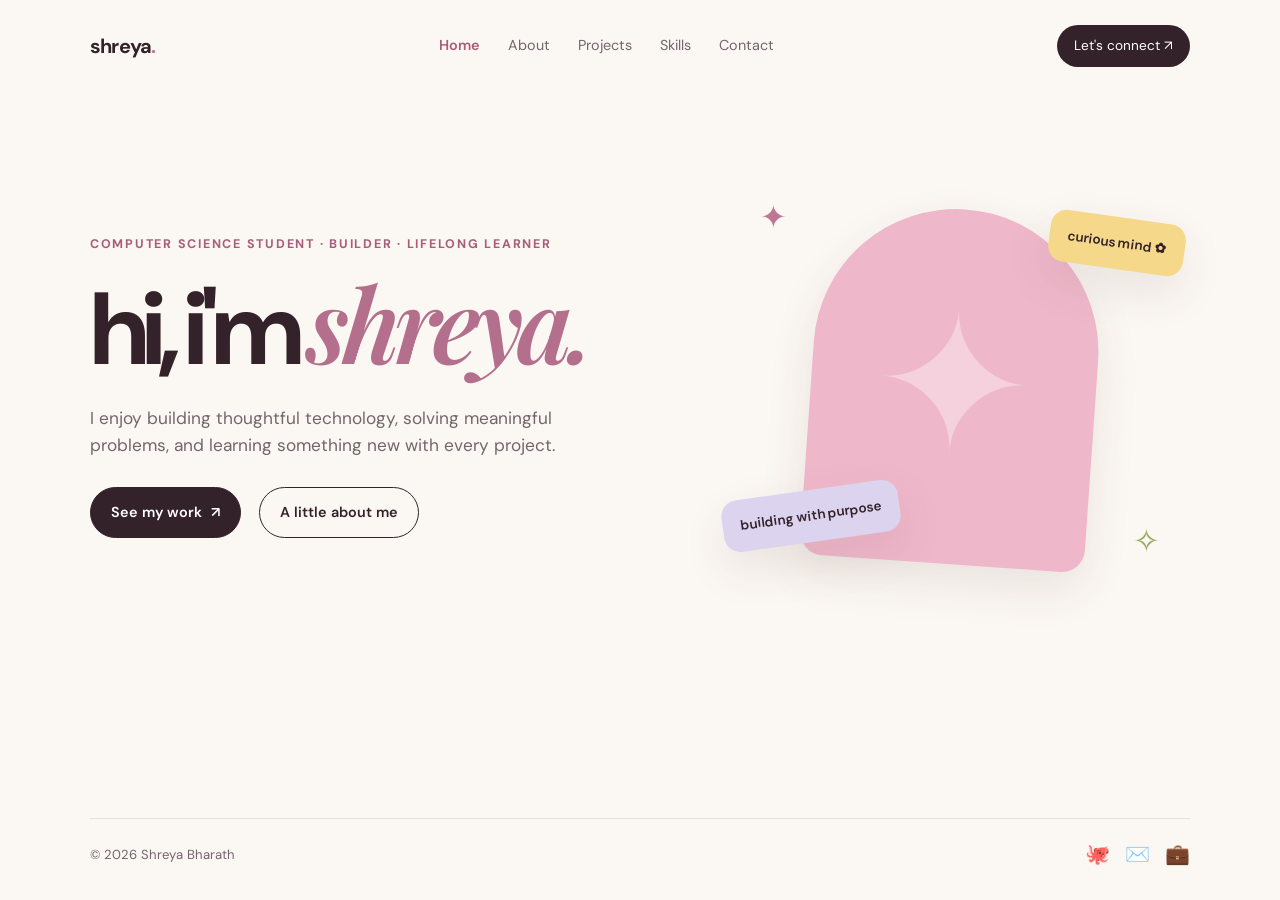
<file: index.html>
<!DOCTYPE html>
<html lang="en">
<head>
<meta charset="UTF-8" />
<meta name="viewport" content="width=device-width, initial-scale=1.0" />
<meta name="description" content="Shreya Bharath's software engineering portfolio." />
<title>Shreya Bharath | Software Engineer</title>
<link rel="stylesheet" href="style.css" />
</head>
<body>
<header class="container">
<nav>
<a class="logo" href="index.html">shreya<span>.</span></a>
<div class="nav-links">
<a href="index.html" class="active">Home</a>
<a href="about.html">About</a>
<a href="projects.html">Projects</a>
<a href="skills.html">Skills</a>
<a href="contact.html">Contact</a>
</div>
<a class="nav-cta" href="contact.html">Let's connect ↗</a>
</nav>
</header>
<main>
<section class="container hero">
<div>
<p class="eyebrow">Computer science student · builder · lifelong learner</p>
<h1>Hi, I'm <em>Shreya.</em></h1>
<p class="hero-copy">I enjoy building thoughtful technology, solving meaningful problems, and learning something new with every project.</p>
<div class="hero-actions">
<a class="button primary" href="projects.html">See my work <span>↗</span></a>
<a class="button" href="about.html">A little about me</a>
</div>
</div>
<div class="hero-art">
<div class="sparkle sparkle-one">✦</div>
<div class="portrait-card"></div>
<div class="art-note note-one">curious mind ✿</div>
<div class="art-note note-two">building with purpose</div>
<div class="sparkle sparkle-two">✧</div>
</div>
</section>
</main>
<footer class="container">
<span>© 2026 Shreya Bharath</span>
<div class="socials">
<a href="https://github.com/shreyabharath27" target="_blank" rel="noreferrer" aria-label="GitHub" title="GitHub">🐙</a>
<a href="mailto:sbharath6825@sdsu.edu" aria-label="Email" title="Email">✉️</a>
<a href="https://www.linkedin.com/in/shreyabharath/" target="_blank" rel="noreferrer" aria-label="LinkedIn" title="LinkedIn">💼</a>
</div>
</footer>
</body>
</html>
</file>
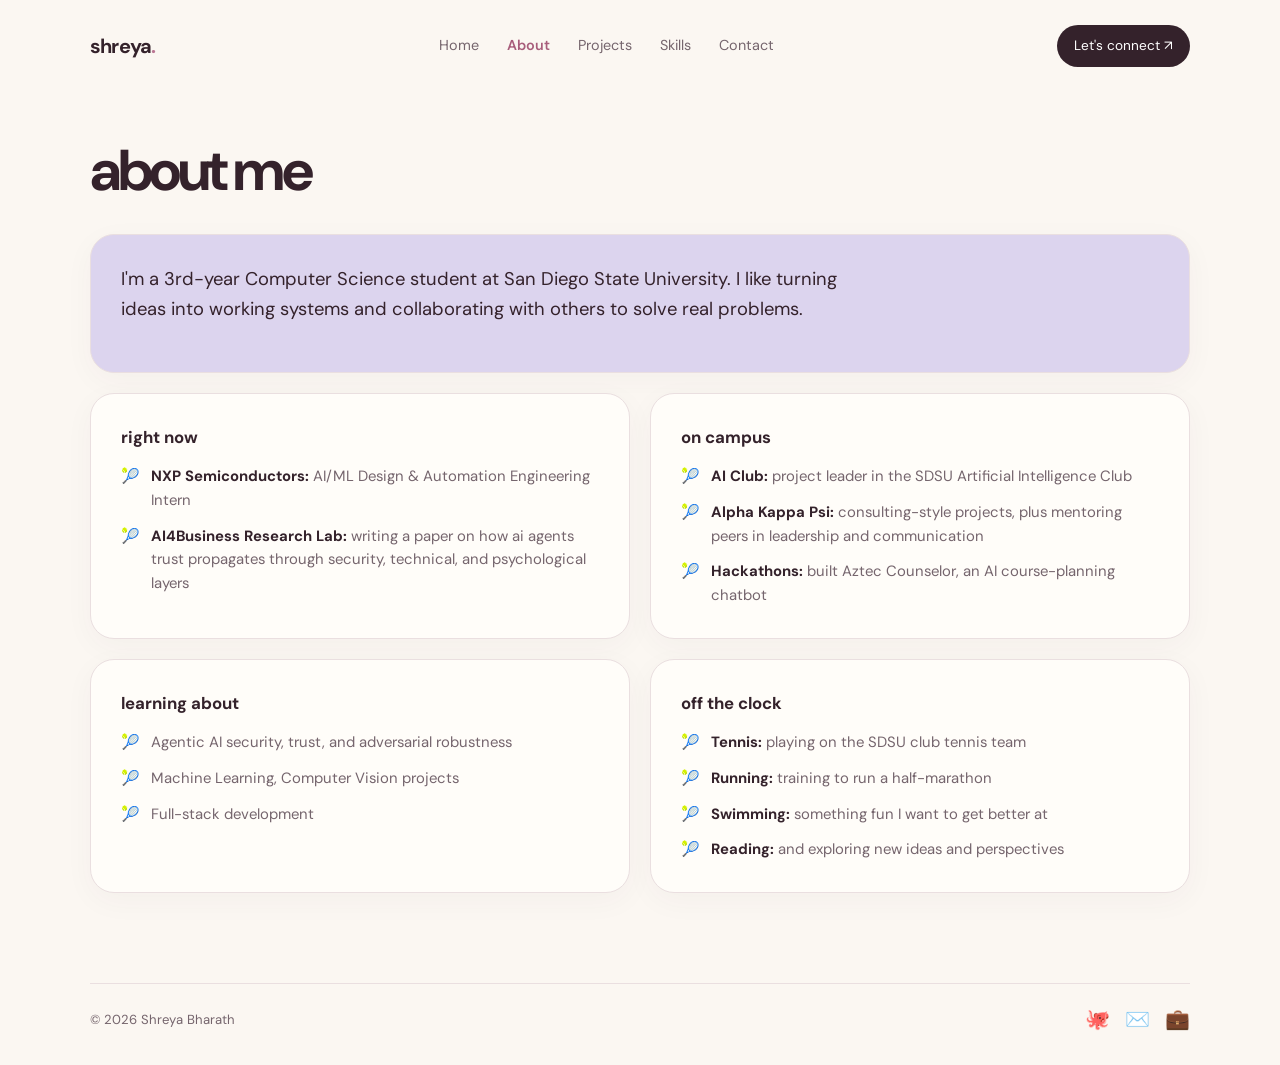
<file: about.html>
<!DOCTYPE html>
<html lang="en">
<head>
<meta charset="UTF-8" />
<meta name="viewport" content="width=device-width, initial-scale=1.0" />
<meta name="description" content="About Shreya Bharath, a Computer Science student at San Diego State University." />
<title>About | Shreya Bharath</title>
<link rel="stylesheet" href="style.css" />
</head>
<body>
<header class="container">
<nav>
<a class="logo" href="index.html">shreya<span>.</span></a>
<div class="nav-links">
<a href="index.html">Home</a>
<a href="about.html" class="active">About</a>
<a href="projects.html">Projects</a>
<a href="skills.html">Skills</a>
<a href="contact.html">Contact</a>
</div>
<a class="nav-cta" href="contact.html">Let's connect ↗</a>
</nav>
</header>
<main>
<section class="container page">
<div class="section-heading"><h1>about me</h1></div>
<div class="card about-card intro">
<p>I'm a 3rd-year Computer Science student at San Diego State University. I like turning ideas into working systems and collaborating with others to solve real problems.</p>
</div>
<div class="about-grid">
<div class="card"><h3>right now</h3>
<ul class="balls">
<li><strong>NXP Semiconductors:</strong> AI/ML Design &amp; Automation Engineering Intern</li>
<li><strong>AI4Business Research Lab:</strong> writing a paper on how ai agents trust propagates through security, technical, and psychological layers</li>
</ul>
</div>
<div class="card"><h3>on campus</h3>
<ul class="balls">
<li><strong>AI Club:</strong> project leader in the SDSU Artificial Intelligence Club</li>
<li><strong>Alpha Kappa Psi:</strong> consulting-style projects, plus mentoring peers in leadership and communication</li>
<li><strong>Hackathons:</strong> built Aztec Counselor, an AI course-planning chatbot</li>
</ul>
</div>
<div class="card"><h3>learning about</h3>
<ul class="balls">
<li>Agentic AI security, trust, and adversarial robustness</li>
<li>Machine Learning, Computer Vision projects</li>
<li>Full-stack development</li>
</ul>
</div>
<div class="card"><h3>off the clock</h3>
<ul class="balls">
<li><strong>Tennis:</strong> playing on the SDSU club tennis team</li>
<li><strong>Running:</strong> training to run a half-marathon</li>
<li><strong>Swimming:</strong> something fun I want to get better at</li>
<li><strong>Reading:</strong> and exploring new ideas and perspectives</li>
</ul>
</div>
</div>
</section>
</main>
<footer class="container">
<span>© 2026 Shreya Bharath</span>
<div class="socials">
<a href="https://github.com/shreyabharath27" target="_blank" rel="noreferrer" aria-label="GitHub" title="GitHub">🐙</a>
<a href="mailto:sbharath6825@sdsu.edu" aria-label="Email" title="Email">✉️</a>
<a href="https://www.linkedin.com/in/shreyabharath/" target="_blank" rel="noreferrer" aria-label="LinkedIn" title="LinkedIn">💼</a>
</div>
</footer>
</body>
</html>
</file>
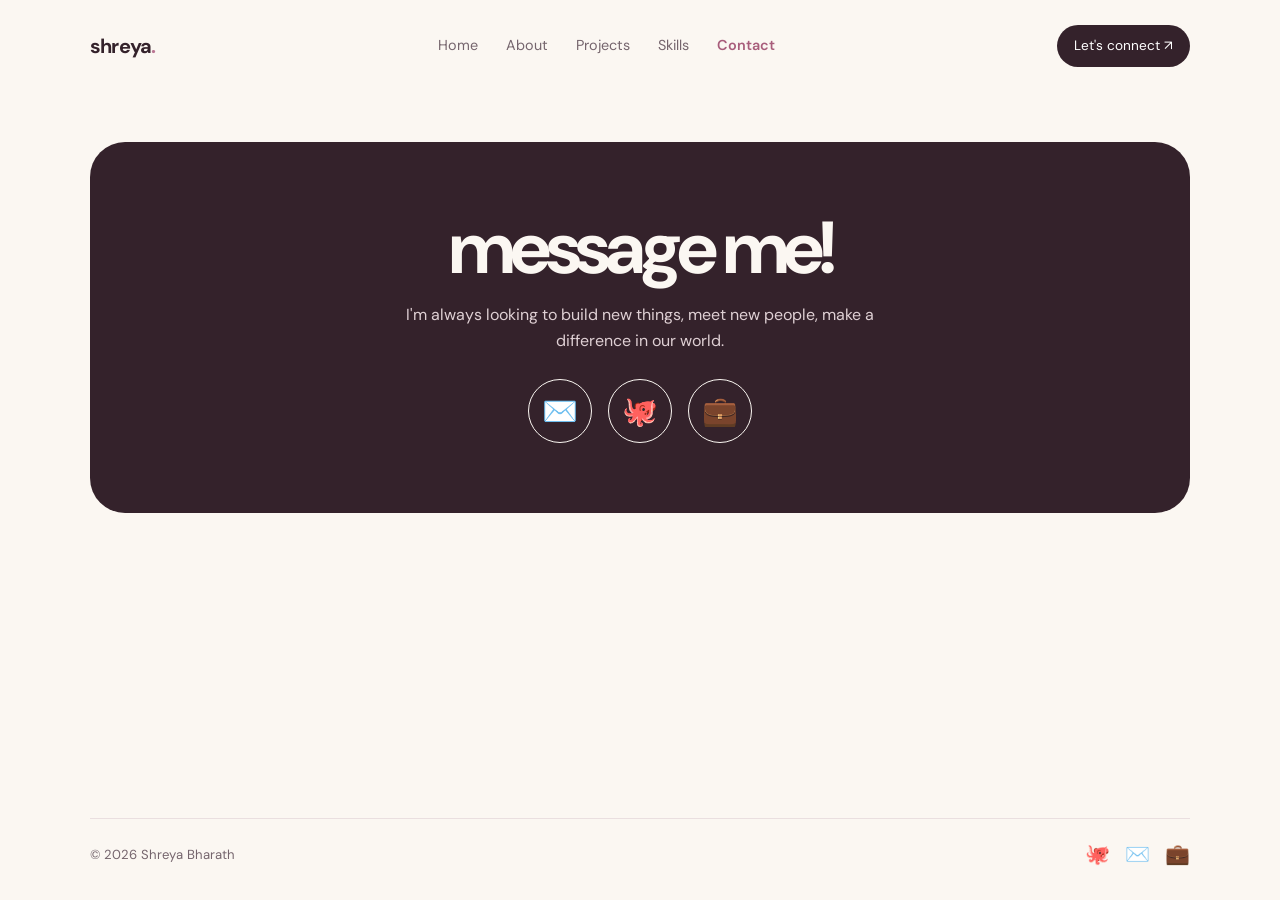
<file: contact.html>
<!DOCTYPE html>
<html lang="en">
<head>
<meta charset="UTF-8" />
<meta name="viewport" content="width=device-width, initial-scale=1.0" />
<meta name="description" content="Get in touch with Shreya Bharath." />
<title>Contact | Shreya Bharath</title>
<link rel="stylesheet" href="style.css" />
</head>
<body>
<header class="container">
<nav>
<a class="logo" href="index.html">shreya<span>.</span></a>
<div class="nav-links">
<a href="index.html">Home</a>
<a href="about.html">About</a>
<a href="projects.html">Projects</a>
<a href="skills.html">Skills</a>
<a href="contact.html" class="active">Contact</a>
</div>
<a class="nav-cta" href="contact.html">Let's connect ↗</a>
</nav>
</header>
<main>
<section class="container page">
<div class="contact">
<h1>message me!</h1>
<p>I'm always looking to build new things, meet new people, make a difference in our world.</p>
<div class="emoji-links">
<a href="mailto:sbharath6825@sdsu.edu" aria-label="Email" title="Email">✉️</a>
<a href="https://github.com/shreyabharath27" target="_blank" rel="noreferrer" aria-label="GitHub" title="GitHub">🐙</a>
<a href="https://www.linkedin.com/in/shreyabharath/" target="_blank" rel="noreferrer" aria-label="LinkedIn" title="LinkedIn">💼</a>
</div>
</div>
</section>
</main>
<footer class="container">
<span>© 2026 Shreya Bharath</span>
<div class="socials">
<a href="https://github.com/shreyabharath27" target="_blank" rel="noreferrer" aria-label="GitHub" title="GitHub">🐙</a>
<a href="mailto:sbharath6825@sdsu.edu" aria-label="Email" title="Email">✉️</a>
<a href="https://www.linkedin.com/in/shreyabharath/" target="_blank" rel="noreferrer" aria-label="LinkedIn" title="LinkedIn">💼</a>
</div>
</footer>
</body>
</html>
</file>
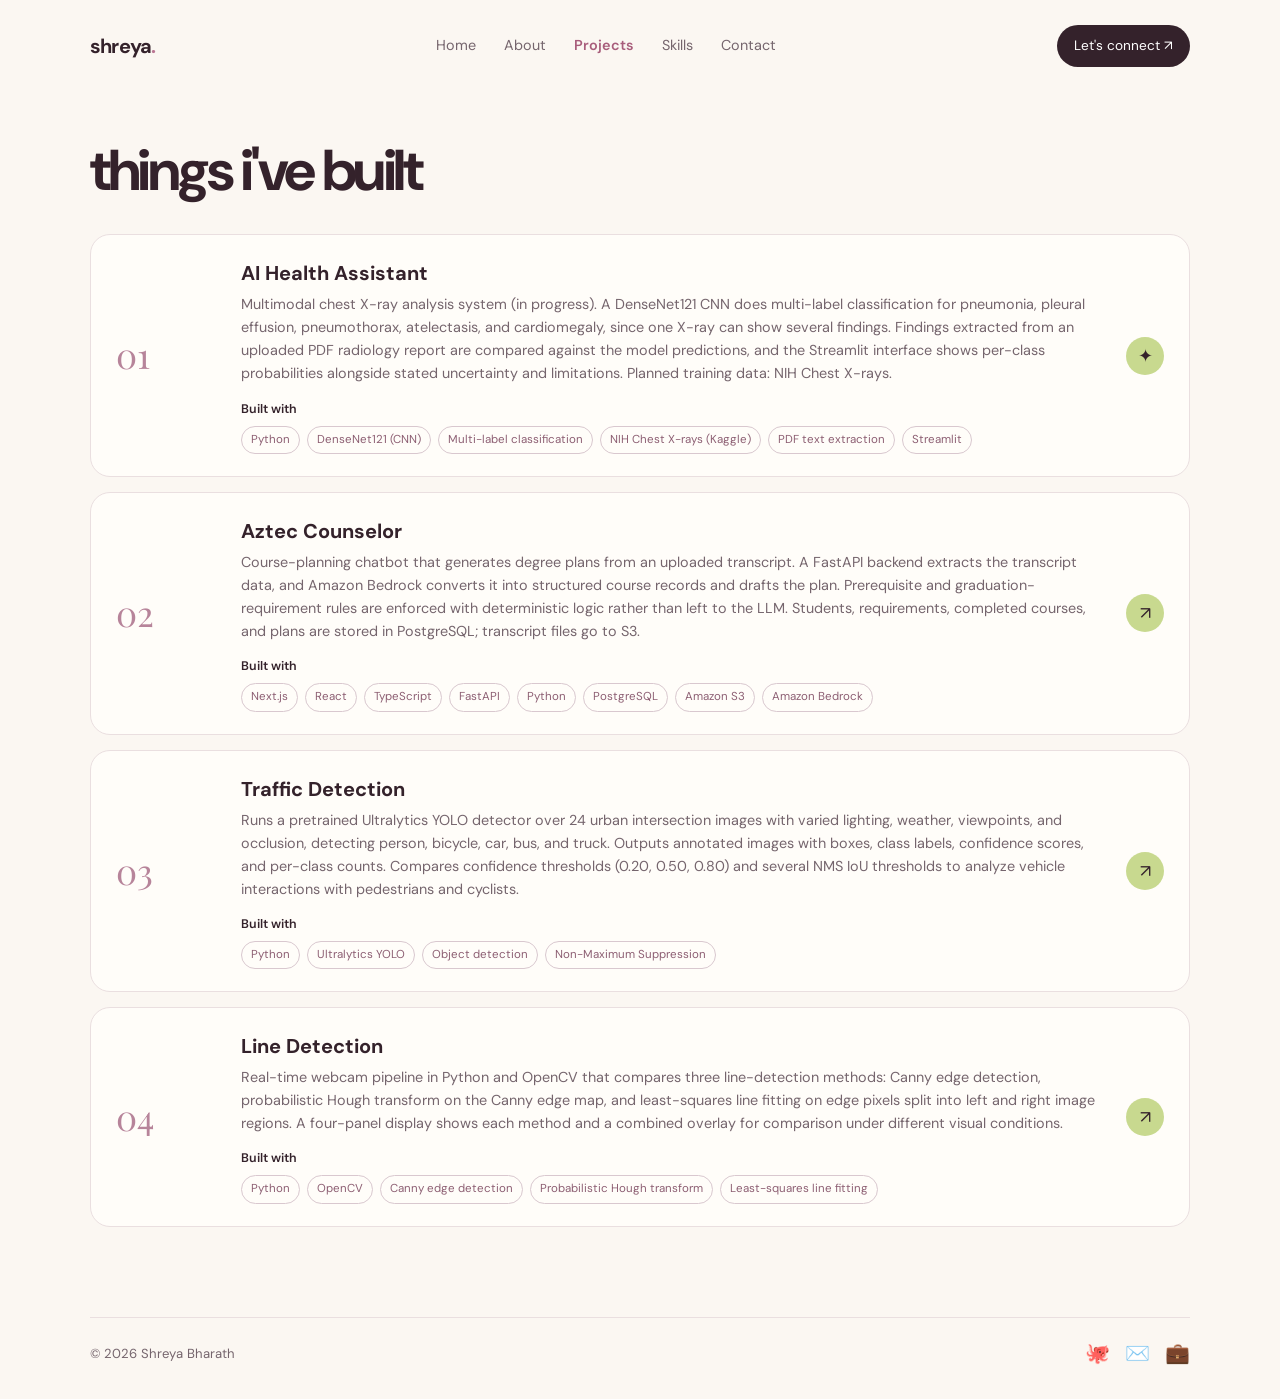
<file: projects.html>
<!DOCTYPE html>
<html lang="en">
<head>
<meta charset="UTF-8" />
<meta name="viewport" content="width=device-width, initial-scale=1.0" />
<meta name="description" content="Selected projects by Shreya Bharath." />
<title>Projects | Shreya Bharath</title>
<link rel="stylesheet" href="style.css" />
</head>
<body>
<header class="container">
<nav>
<a class="logo" href="index.html">shreya<span>.</span></a>
<div class="nav-links">
<a href="index.html">Home</a>
<a href="about.html">About</a>
<a href="projects.html" class="active">Projects</a>
<a href="skills.html">Skills</a>
<a href="contact.html">Contact</a>
</div>
<a class="nav-cta" href="contact.html">Let's connect ↗</a>
</nav>
</header>
<main>
<section class="container page">
<div class="section-heading">
<h1>things i've built</h1>
</div>
<div class="project-list">
<article class="project">
<div class="project-number">01</div>
<div><h3>AI Health Assistant</h3>
<p>Multimodal chest X-ray analysis system (in progress). A DenseNet121 CNN does multi-label classification for pneumonia, pleural effusion, pneumothorax, atelectasis, and cardiomegaly, since one X-ray can show several findings. Findings extracted from an uploaded PDF radiology report are compared against the model predictions, and the Streamlit interface shows per-class probabilities alongside stated uncertainty and limitations. Planned training data: NIH Chest X-rays.</p>
<p class="built-with">Built with</p>
<div class="tags"><span class="tag">Python</span><span class="tag">DenseNet121 (CNN)</span><span class="tag">Multi-label classification</span><span class="tag">NIH Chest X-rays (Kaggle)</span><span class="tag">PDF text extraction</span><span class="tag">Streamlit</span></div></div>
<div class="arrow" title="Repository coming soon">✦</div>
</article>
<a class="project" href="https://github.com/shreyabharath27/AztecCounselor" target="_blank" rel="noreferrer">
<div class="project-number">02</div>
<div><h3>Aztec Counselor</h3>
<p>Course-planning chatbot that generates degree plans from an uploaded transcript. A FastAPI backend extracts the transcript data, and Amazon Bedrock converts it into structured course records and drafts the plan. Prerequisite and graduation-requirement rules are enforced with deterministic logic rather than left to the LLM. Students, requirements, completed courses, and plans are stored in PostgreSQL; transcript files go to S3.</p>
<p class="built-with">Built with</p>
<div class="tags"><span class="tag">Next.js</span><span class="tag">React</span><span class="tag">TypeScript</span><span class="tag">FastAPI</span><span class="tag">Python</span><span class="tag">PostgreSQL</span><span class="tag">Amazon S3</span><span class="tag">Amazon Bedrock</span></div></div>
<div class="arrow">↗</div>
</a>
<a class="project" href="https://github.com/shreyabharath27/TrafficDetection" target="_blank" rel="noreferrer">
<div class="project-number">03</div>
<div><h3>Traffic Detection</h3>
<p>Runs a pretrained Ultralytics YOLO detector over 24 urban intersection images with varied lighting, weather, viewpoints, and occlusion, detecting person, bicycle, car, bus, and truck. Outputs annotated images with boxes, class labels, confidence scores, and per-class counts. Compares confidence thresholds (0.20, 0.50, 0.80) and several NMS IoU thresholds to analyze vehicle interactions with pedestrians and cyclists.</p>
<p class="built-with">Built with</p>
<div class="tags"><span class="tag">Python</span><span class="tag">Ultralytics YOLO</span><span class="tag">Object detection</span><span class="tag">Non-Maximum Suppression</span></div></div>
<div class="arrow">↗</div>
</a>
<a class="project" href="https://github.com/shreyabharath27/LineDetection" target="_blank" rel="noreferrer">
<div class="project-number">04</div>
<div><h3>Line Detection</h3>
<p>Real-time webcam pipeline in Python and OpenCV that compares three line-detection methods: Canny edge detection, probabilistic Hough transform on the Canny edge map, and least-squares line fitting on edge pixels split into left and right image regions. A four-panel display shows each method and a combined overlay for comparison under different visual conditions.</p>
<p class="built-with">Built with</p>
<div class="tags"><span class="tag">Python</span><span class="tag">OpenCV</span><span class="tag">Canny edge detection</span><span class="tag">Probabilistic Hough transform</span><span class="tag">Least-squares line fitting</span></div></div>
<div class="arrow">↗</div>
</a>
</div>
</section>
</main>
<footer class="container">
<span>© 2026 Shreya Bharath</span>
<div class="socials">
<a href="https://github.com/shreyabharath27" target="_blank" rel="noreferrer" aria-label="GitHub" title="GitHub">🐙</a>
<a href="mailto:sbharath6825@sdsu.edu" aria-label="Email" title="Email">✉️</a>
<a href="https://www.linkedin.com/in/shreyabharath/" target="_blank" rel="noreferrer" aria-label="LinkedIn" title="LinkedIn">💼</a>
</div>
</footer>
</body>
</html>
</file>
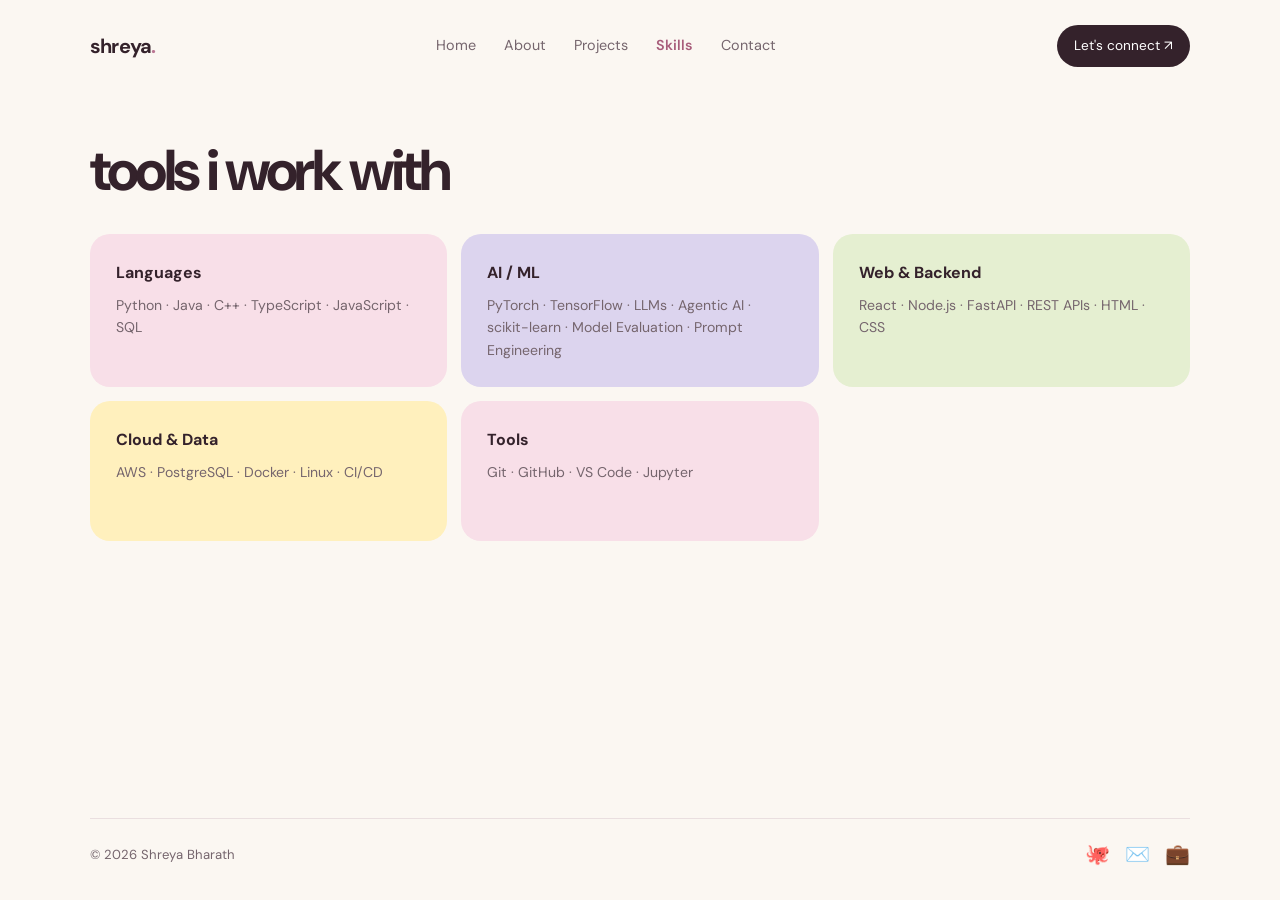
<file: skills.html>
<!DOCTYPE html>
<html lang="en">
<head>
<meta charset="UTF-8" />
<meta name="viewport" content="width=device-width, initial-scale=1.0" />
<meta name="description" content="Languages, frameworks, and tools Shreya Bharath works with." />
<title>Skills | Shreya Bharath</title>
<link rel="stylesheet" href="style.css" />
</head>
<body>
<header class="container">
<nav>
<a class="logo" href="index.html">shreya<span>.</span></a>
<div class="nav-links">
<a href="index.html">Home</a>
<a href="about.html">About</a>
<a href="projects.html">Projects</a>
<a href="skills.html" class="active">Skills</a>
<a href="contact.html">Contact</a>
</div>
<a class="nav-cta" href="contact.html">Let's connect ↗</a>
</nav>
</header>
<main>
<section class="container page">
<div class="section-heading">
<h1>Tools I work with</h1>
</div>
<div class="skills-grid">
<div class="skill"><h3>Languages</h3><p>Python · Java · C++ · TypeScript · JavaScript · SQL</p></div>
<div class="skill"><h3>AI / ML</h3><p>PyTorch · TensorFlow · LLMs · Agentic AI · scikit-learn · Model Evaluation · Prompt Engineering</p></div>
<div class="skill"><h3>Web &amp; Backend</h3><p>React · Node.js · FastAPI · REST APIs · HTML · CSS</p></div>
<div class="skill"><h3>Cloud &amp; Data</h3><p>AWS · PostgreSQL · Docker · Linux · CI/CD</p></div>
<div class="skill"><h3>Tools</h3><p>Git · GitHub · VS Code · Jupyter</p></div>
</div>
</section>
</main>
<footer class="container">
<span>© 2026 Shreya Bharath</span>
<div class="socials">
<a href="https://github.com/shreyabharath27" target="_blank" rel="noreferrer" aria-label="GitHub" title="GitHub">🐙</a>
<a href="mailto:sbharath6825@sdsu.edu" aria-label="Email" title="Email">✉️</a>
<a href="https://www.linkedin.com/in/shreyabharath/" target="_blank" rel="noreferrer" aria-label="LinkedIn" title="LinkedIn">💼</a>
</div>
</footer>
</body>
</html>
</file>
<file: style.css>
@import url('https://fonts.googleapis.com/css2?family=DM+Sans:wght@400;500;600;700&family=Playfair+Display:ital,wght@0,600;1,600&display=swap');
:root{--cream:#fbf7f2;--paper:#fffdf9;--ink:#34222b;--muted:#75656d;--pink:#efb8ca;--pink-soft:#f8dfe8;--lavender:#dcd4ee;--sage:#c8d98f;--yellow:#f5d889;--line:#eadfe0;--shadow:0 18px 45px rgba(87,55,68,.1)}
*{box-sizing:border-box;margin:0;padding:0}
html{scroll-behavior:smooth}
body{background:var(--cream);color:var(--ink);font-family:'DM Sans',sans-serif;line-height:1.6;overflow-x:hidden;min-height:100vh;display:flex;flex-direction:column}
main{flex:1}
a{color:inherit;text-decoration:none}
.container{width:min(1100px,calc(100% - 40px));margin:0 auto}
nav{display:flex;align-items:center;justify-content:space-between;padding:25px 0}
.logo{font-weight:700;letter-spacing:-.04em;font-size:1.25rem}
.logo span{color:#ba7693}
.nav-links{display:flex;gap:28px;color:var(--muted);font-size:.9rem}
.nav-links a:hover,.nav-links a.active{color:#a85d7b}
.nav-links a.active{font-weight:600}
.nav-cta{background:var(--ink);color:#fff;padding:10px 17px;border-radius:999px;font-size:.85rem}
.hero{min-height:620px;display:grid;grid-template-columns:1.1fr .9fr;align-items:center;gap:50px;padding:50px 0 80px}
.eyebrow{color:#a85d7b;font-size:.78rem;font-weight:700;letter-spacing:.14em;text-transform:uppercase;margin-bottom:19px}
h1{font-size:clamp(3.4rem,8vw,6.8rem);line-height:.94;letter-spacing:-.08em;max-width:700px}
h1 em{color:#b46f8c;font-family:'Playfair Display',serif;font-weight:600;letter-spacing:-.06em}
.hero-copy{color:var(--muted);font-size:1.08rem;max-width:520px;margin:27px 0}
.hero-actions{display:flex;align-items:center;gap:18px;flex-wrap:wrap}
.button{display:inline-flex;align-items:center;gap:9px;border:1px solid var(--ink);border-radius:999px;padding:13px 20px;font-weight:600;font-size:.9rem;transition:transform .2s,box-shadow .2s}
.button:hover{transform:translateY(-3px);box-shadow:var(--shadow)}
.button.primary{background:var(--ink);color:#fff}
.hero-art{min-height:390px;position:relative;display:grid;place-items:center}
.portrait-card{width:285px;height:355px;background:var(--pink);border-radius:150px 150px 24px 24px;transform:rotate(4deg);box-shadow:var(--shadow);display:grid;place-items:center;overflow:hidden}
.portrait-card::before{content:'✦';color:#fff;font-size:12rem;opacity:.35}
.art-note{position:absolute;padding:15px 18px;border-radius:16px;box-shadow:var(--shadow);font-size:.85rem;font-weight:600}
.note-one{top:25px;right:5px;transform:rotate(8deg);background:var(--yellow)}
.note-two{bottom:40px;left:4px;transform:rotate(-8deg);background:var(--lavender)}
.sparkle{position:absolute;color:#bd7694;font-size:2rem}
.sparkle-one{top:0;left:42px}
.sparkle-two{right:30px;bottom:15px;color:#95a961}
.page{padding:50px 0 90px}
.section-heading{display:flex;justify-content:space-between;align-items:end;margin-bottom:35px;gap:20px}
.section-heading h1{font-size:clamp(2.4rem,5vw,3.6rem);letter-spacing:-.06em;line-height:1}
.section-heading p{color:var(--muted);max-width:420px;font-size:.95rem}
.about-grid{display:grid;grid-template-columns:1fr 1fr;gap:20px}
.card{background:var(--paper);border:1px solid var(--line);border-radius:24px;padding:30px;box-shadow:0 8px 30px rgba(87,55,68,.04)}
.about-card{background:var(--lavender)}
.about-card p{font-size:1.1rem;max-width:520px;margin-bottom:18px}
.mini-list{display:grid;gap:17px}
.mini-item{display:flex;gap:14px;align-items:flex-start}
.mini-icon{width:35px;height:35px;border-radius:12px;display:grid;place-items:center;background:var(--pink);flex:0 0 auto}
.mini-item:nth-child(2) .mini-icon{background:var(--sage)}
.mini-item:nth-child(3) .mini-icon{background:var(--yellow)}
.mini-item strong{display:block;font-size:.93rem}
.mini-item span{display:block;color:var(--muted);font-size:.85rem}
.project-list{display:grid;gap:15px}
.project{display:grid;grid-template-columns:100px 1fr auto;gap:25px;align-items:center;background:var(--paper);border:1px solid var(--line);border-radius:20px;padding:22px 25px;transition:transform .2s,box-shadow .2s}
.project:hover{transform:translateY(-4px);box-shadow:var(--shadow)}
.project-number{font-family:'Playfair Display',serif;font-size:2.2rem;color:#b7849a}
.project h3{font-size:1.25rem;margin-bottom:4px}
.project p{color:var(--muted);font-size:.9rem}
.tags{display:flex;gap:7px;flex-wrap:wrap;margin-top:10px}
.tag{border:1px solid #d9c8cf;border-radius:999px;padding:4px 9px;color:#8d5f73;font-size:.72rem}
.arrow{width:38px;height:38px;border-radius:50%;background:var(--sage);display:grid;place-items:center;font-size:1.1rem}
.skills-grid{display:grid;grid-template-columns:repeat(3,1fr);gap:14px}
.skill{padding:26px;border-radius:20px;min-height:140px}
.skill:nth-child(1){background:var(--pink-soft)}
.skill:nth-child(2){background:var(--lavender)}
.skill:nth-child(3){background:#e5efd1}
.skill:nth-child(4){background:#fff0bd}
.skill:nth-child(5){background:var(--pink-soft)}
.skill h3{font-size:1rem;margin-bottom:8px}
.skill p{color:var(--muted);font-size:.88rem}
.contact{text-align:center;background:var(--ink);color:var(--cream);border-radius:35px;padding:70px 30px}
.contact h1{font-size:clamp(2.3rem,6vw,4.6rem);letter-spacing:-.07em;line-height:1;margin:0 auto 17px}
.contact p{color:#dfd0d4;max-width:480px;margin:0 auto 25px}
.contact .button{border-color:var(--cream);color:var(--cream);margin:4px}
footer{display:flex;justify-content:space-between;border-top:1px solid var(--line);padding:25px 0 35px;color:var(--muted);font-size:.82rem}
.socials{display:flex;gap:15px}
.socials a:hover{color:#a85d7b}
@media(max-width:760px){
.container{width:min(100% - 28px,600px)}
nav{flex-wrap:wrap;gap:12px}
.nav-links{order:3;width:100%;gap:16px;overflow-x:auto;font-size:.85rem}
.hero{grid-template-columns:1fr;padding-top:30px;min-height:auto}
.hero-art{min-height:330px}
.portrait-card{width:235px;height:290px}
.section-heading,.about-grid{grid-template-columns:1fr;display:grid}
.project{grid-template-columns:45px 1fr auto;gap:14px;padding:19px}
.project-number{font-size:1.7rem}
.skills-grid{grid-template-columns:1fr 1fr}
footer{gap:15px;flex-direction:column}}
.built-with{margin-top:14px;font-size:.78rem!important;font-weight:600;color:var(--ink)!important}
.project .tags{margin-top:6px}
h1{text-transform:lowercase}
.intro{margin-bottom:20px}
.intro p{font-size:1.15rem;max-width:760px}
.card h3{font-size:1.05rem;margin-bottom:14px;text-transform:lowercase}
.balls{list-style:none;display:grid;gap:12px}
.balls li{position:relative;padding-left:30px;font-size:.93rem;color:var(--muted)}
.balls li::before{content:'🎾';position:absolute;left:0;top:0}
.balls strong{color:var(--ink)}
.socials a{font-size:1.25rem;line-height:1}
.emoji-links{display:flex;justify-content:center;gap:16px;margin-top:8px}
.emoji-links a{width:64px;height:64px;border:1px solid var(--cream);border-radius:50%;display:grid;place-items:center;font-size:1.8rem;transition:transform .2s,background .2s}
.emoji-links a:hover{transform:translateY(-4px);background:rgba(255,255,255,.1)}
.resume-actions{display:flex;gap:12px;flex-wrap:wrap}
.resume-frame{width:100%;height:min(1100px,85vh);border:1px solid var(--line);border-radius:20px;background:var(--paper);box-shadow:var(--shadow)}
.resume-fallback{margin-top:14px;color:var(--muted);font-size:.85rem}
</file>
